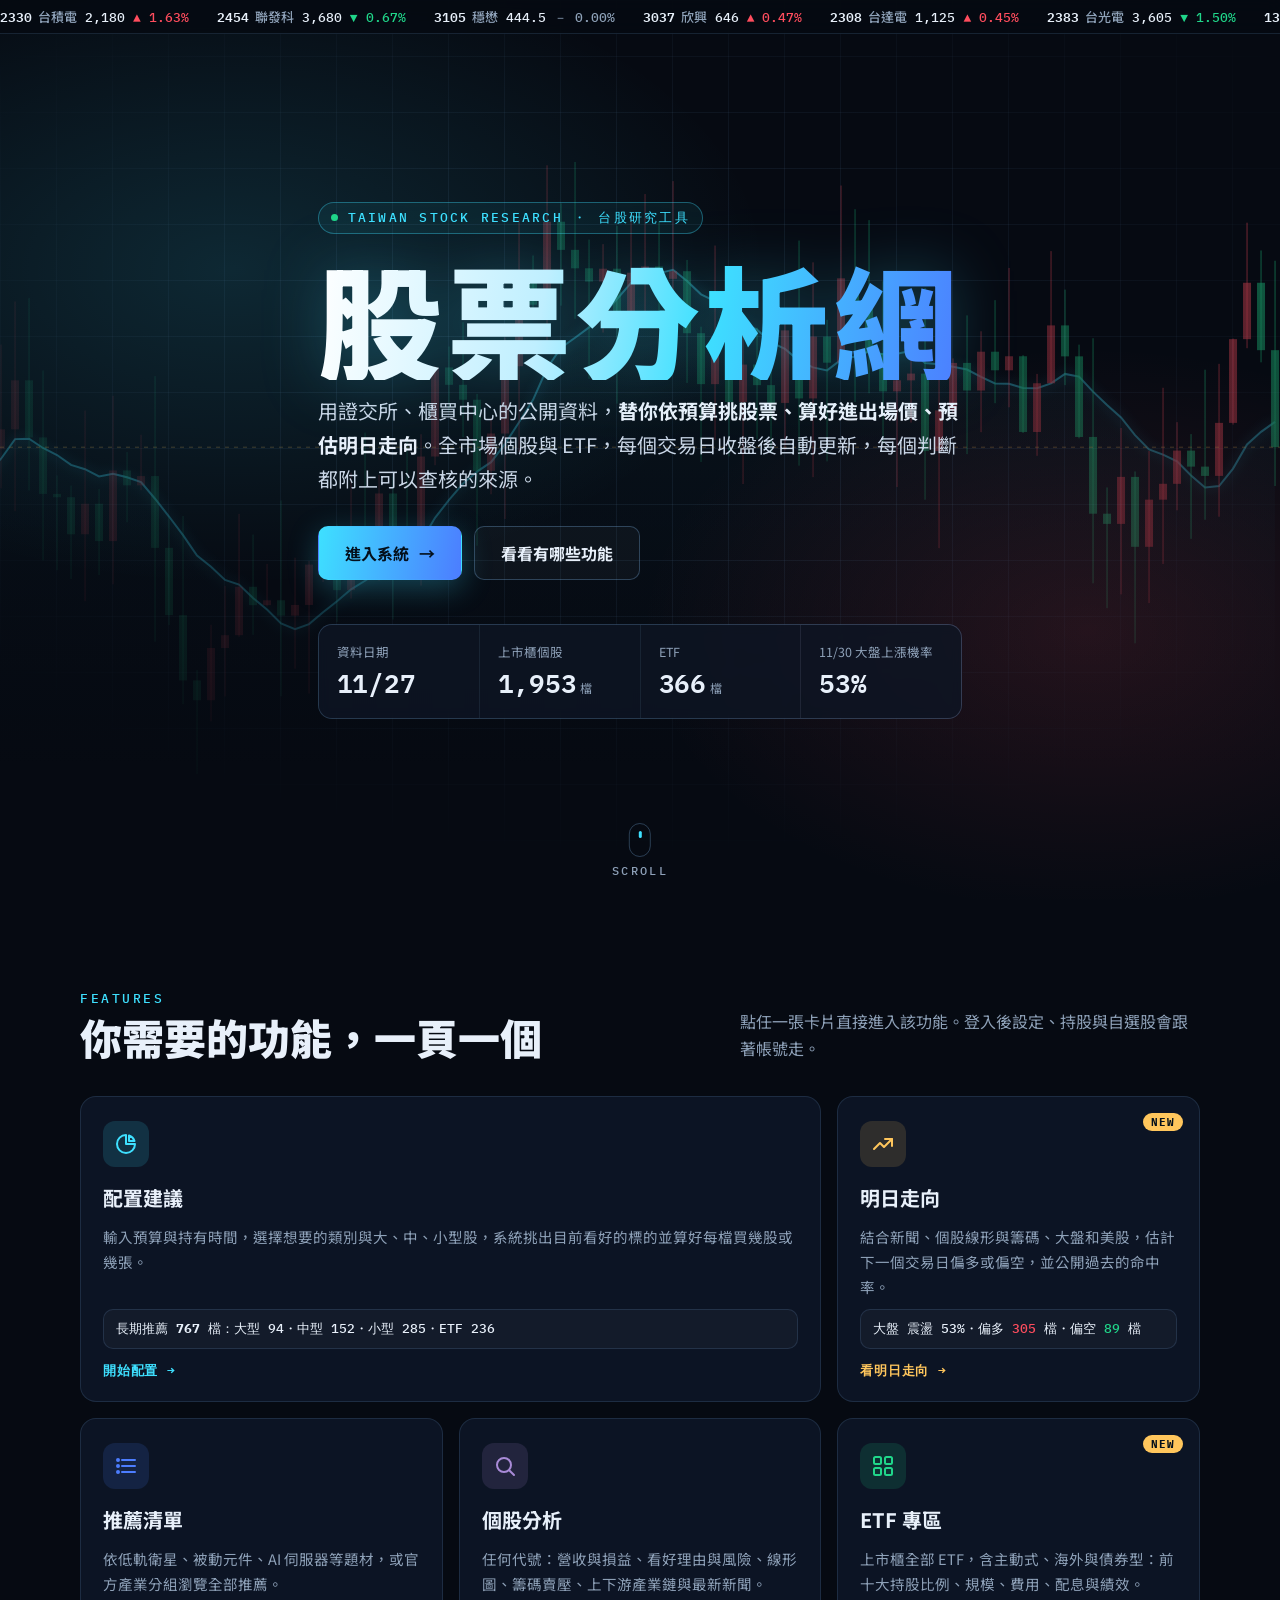
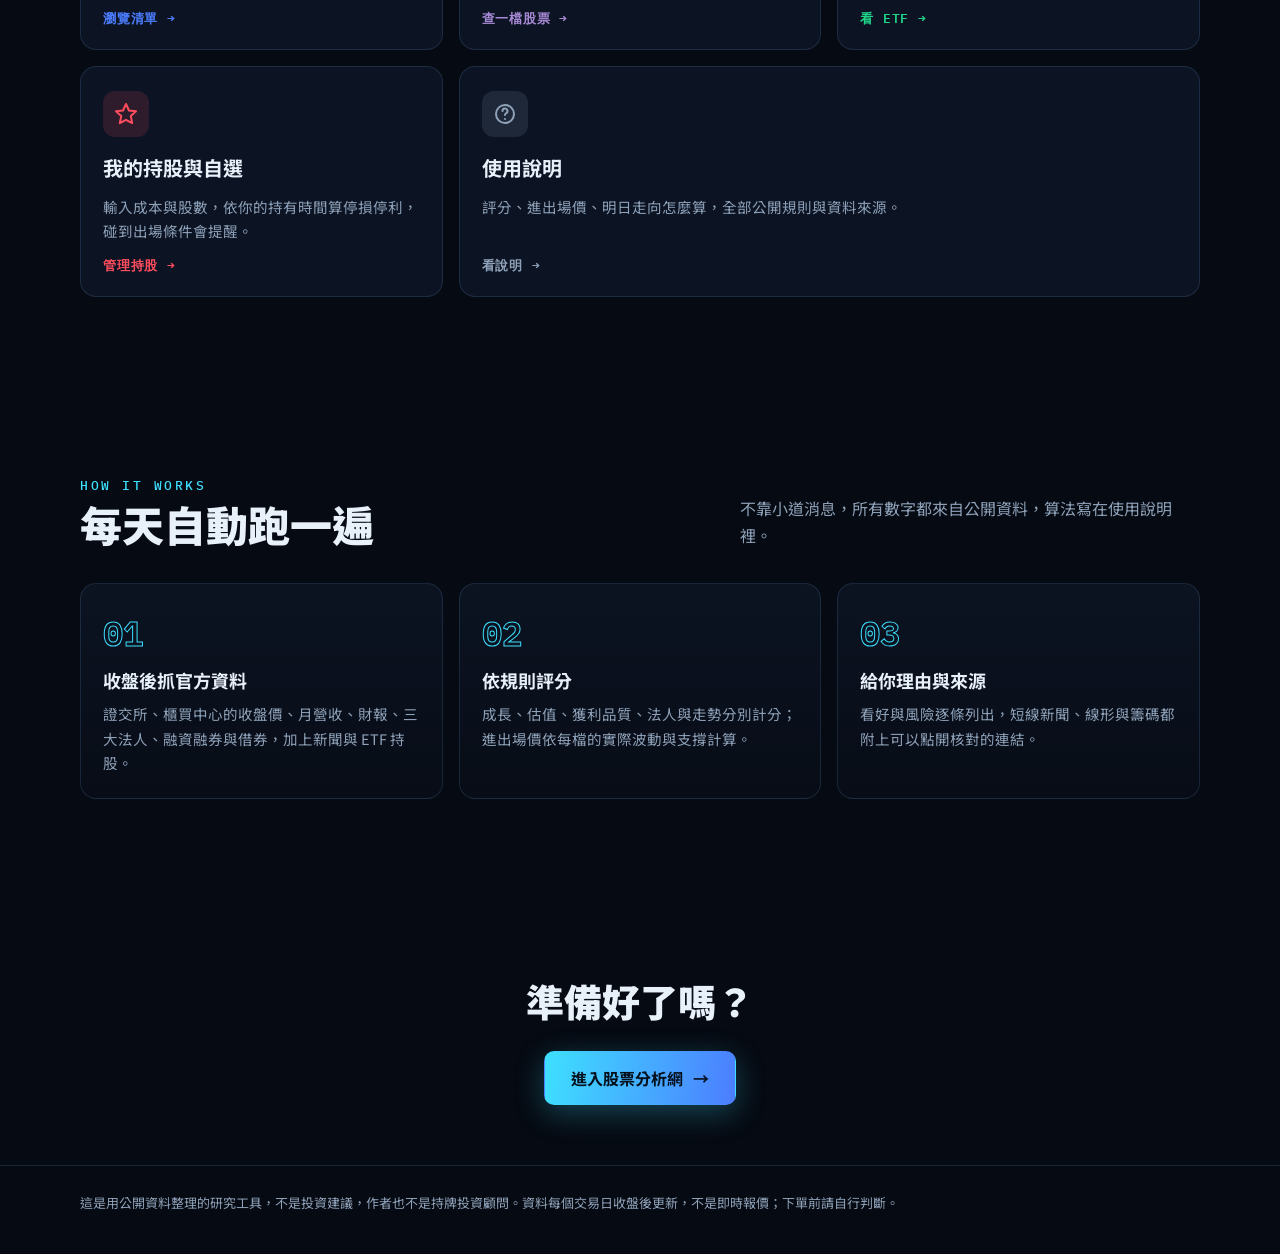
<file: site/index.html>
<!doctype html>
<html lang="zh-Hant-TW">
<head>
<meta charset="utf-8">
<meta name="viewport" content="width=device-width,initial-scale=1,viewport-fit=cover">
<title>股票分析網</title>
<meta name="description" content="用公開資料替你挑台股、算進出場價、看明日走向。全市場個股與 ETF，每個交易日自動更新。">
<meta name="theme-color" content="#060a12">
<link rel="preconnect" href="https://fonts.googleapis.com">
<link rel="stylesheet" href="https://fonts.googleapis.com/css2?family=Noto+Sans+TC:wght@400;500;700;900&family=IBM+Plex+Mono:wght@400;500;600&display=swap">
<script>
  // 舊網址（index.html#alloc 這種）直接轉到功能頁
  (function () { var h = location.hash.slice(1); if (["alloc","list","analyze","forecast","etf","mine","account","help"].indexOf(h) >= 0) location.replace("app.html#" + h); })();
</script>
<style>
:root{
  --bg:#060a12; --bg2:#0b1220; --panel:rgba(16,26,44,.72); --line:rgba(120,170,220,.16); --line2:rgba(120,170,220,.32);
  --ink:#e8f0fa; --muted:#8ea1b8; --cyan:#3ee0ff; --blue:#4c7dff; --up:#ff4d5e; --down:#20d68a; --gold:#ffc65c;
  --f-body:"Noto Sans TC",system-ui,sans-serif; --f-data:"IBM Plex Mono",ui-monospace,monospace;
  color-scheme:dark;
}
*{box-sizing:border-box}
html{scroll-behavior:smooth}
body{margin:0;background:var(--bg);color:var(--ink);font:400 16px/1.7 var(--f-body);-webkit-font-smoothing:antialiased;overflow-x:hidden}
a{color:inherit}
.wrap{max-width:1160px;margin:0 auto;padding:0 20px}

/* 跑馬燈 */
.tape{position:fixed;top:0;left:0;right:0;z-index:20;height:34px;overflow:hidden;background:rgba(6,10,18,.82);backdrop-filter:blur(8px);border-bottom:1px solid var(--line)}
.tape-in{display:flex;gap:28px;white-space:nowrap;height:34px;align-items:center;width:max-content;animation:tape 80s linear infinite;font:500 13px var(--f-data)}
.tape:hover .tape-in{animation-play-state:paused}
.tape b{color:var(--ink);font-weight:600;margin-right:6px}
.tape .n{color:var(--muted);margin-right:8px;font-family:var(--f-body)}
.tape .u{color:var(--up)} .tape .d{color:var(--down)} .tape .f{color:var(--muted)}
@keyframes tape{from{transform:translateX(0)}to{transform:translateX(-50%)}}

/* 首屏 */
.hero{position:relative;min-height:100vh;min-height:100svh;display:flex;align-items:center;padding:90px 0 70px;overflow:hidden;isolation:isolate}
#market{position:absolute;inset:0;width:100%;height:100%;z-index:-2}
.hero::before{content:"";position:absolute;inset:0;z-index:-1;background:
  radial-gradient(60% 50% at 18% 30%,rgba(62,224,255,.14),transparent 70%),
  radial-gradient(50% 45% at 85% 70%,rgba(255,77,94,.12),transparent 70%),
  linear-gradient(180deg,rgba(6,10,18,.2) 0%,rgba(6,10,18,.55) 60%,var(--bg) 100%)}
.grid-bg{position:absolute;inset:0;z-index:-1;background-image:linear-gradient(var(--line) 1px,transparent 1px),linear-gradient(90deg,var(--line) 1px,transparent 1px);background-size:56px 56px;mask-image:radial-gradient(80% 70% at 50% 40%,#000 30%,transparent 80%);opacity:.55}
.eyebrow{display:inline-flex;align-items:center;gap:10px;font:500 12.5px var(--f-data);letter-spacing:.18em;color:var(--cyan);text-transform:uppercase;padding:6px 12px;border:1px solid rgba(62,224,255,.35);border-radius:99px;background:rgba(62,224,255,.06)}
.eyebrow i{width:7px;height:7px;border-radius:50%;background:var(--down);box-shadow:0 0 0 0 rgba(32,214,138,.7);animation:pulse 2s infinite}
@keyframes pulse{70%{box-shadow:0 0 0 8px rgba(32,214,138,0)}100%{box-shadow:0 0 0 0 rgba(32,214,138,0)}}
h1.title{font-weight:900;font-size:clamp(52px,10vw,124px);line-height:1;letter-spacing:.04em;margin:22px 0 14px;
  background:linear-gradient(100deg,#fff 0%,#bfefff 35%,var(--cyan) 60%,var(--blue) 100%);-webkit-background-clip:text;background-clip:text;color:transparent;
  filter:drop-shadow(0 0 30px rgba(62,224,255,.25))}
.title .glow{display:inline-block}
.lead{font-size:clamp(16px,2.1vw,20px);color:#c9d6e6;max-width:640px;margin:0 0 30px}
.lead b{color:var(--ink)}
.cta{display:flex;flex-wrap:wrap;gap:12px;margin-bottom:44px}
.btn{display:inline-flex;align-items:center;gap:10px;font:700 16px var(--f-body);padding:14px 26px;border-radius:10px;text-decoration:none;border:1px solid transparent;transition:transform .2s,box-shadow .2s,background .2s}
.btn.primary{background:linear-gradient(100deg,var(--cyan),var(--blue));color:#04101c;box-shadow:0 8px 30px rgba(62,224,255,.28)}
.btn.primary:hover{transform:translateY(-2px);box-shadow:0 12px 40px rgba(62,224,255,.42)}
.btn.ghost{border-color:var(--line2);color:var(--ink);background:rgba(255,255,255,.03)}
.btn.ghost:hover{border-color:var(--cyan);background:rgba(62,224,255,.06)}
.stats{display:grid;grid-template-columns:repeat(4,minmax(0,1fr));gap:1px;background:var(--line);border:1px solid var(--line);border-radius:14px;overflow:hidden;max-width:820px;backdrop-filter:blur(6px)}
.stat{background:rgba(9,15,27,.78);padding:16px 18px}
.stat small{display:block;font-size:12.5px;color:var(--muted)}
.stat strong{font:600 26px var(--f-data);font-variant-numeric:tabular-nums;letter-spacing:-.01em}
.stat strong.up{color:var(--up)} .stat strong.down{color:var(--down)}
.stat em{font-style:normal;font-size:12px;color:var(--muted);margin-left:4px}
.scroll{position:absolute;left:50%;bottom:22px;transform:translateX(-50%);color:var(--muted);font:500 12px var(--f-data);letter-spacing:.2em;text-decoration:none;display:flex;flex-direction:column;align-items:center;gap:6px}
.scroll span{width:22px;height:34px;border:1.5px solid var(--line2);border-radius:12px;position:relative}
.scroll span::after{content:"";position:absolute;left:50%;top:7px;width:3px;height:7px;margin-left:-1.5px;border-radius:2px;background:var(--cyan);animation:wheel 1.6s infinite}
@keyframes wheel{0%{opacity:0;transform:translateY(-3px)}40%{opacity:1}100%{opacity:0;transform:translateY(10px)}}

/* 功能 */
section.block{padding:90px 0;position:relative}
.sec-h{display:flex;align-items:end;justify-content:space-between;gap:20px;flex-wrap:wrap;margin-bottom:34px}
.sec-h .k{font:500 12.5px var(--f-data);letter-spacing:.2em;color:var(--cyan)}
.sec-h h2{font-size:clamp(28px,4vw,42px);font-weight:900;margin:6px 0 0;line-height:1.2}
.sec-h p{color:var(--muted);max-width:460px;margin:0}
.features{display:grid;grid-template-columns:repeat(3,minmax(0,1fr));gap:16px}
.card{position:relative;display:flex;flex-direction:column;gap:10px;padding:24px 22px 20px;border-radius:16px;background:var(--panel);border:1px solid var(--line);text-decoration:none;overflow:hidden;transition:transform .25s,border-color .25s,box-shadow .25s}
.card::before{content:"";position:absolute;inset:-1px;border-radius:16px;padding:1px;background:linear-gradient(135deg,var(--c,var(--cyan)),transparent 45%);-webkit-mask:linear-gradient(#000 0 0) content-box,linear-gradient(#000 0 0);-webkit-mask-composite:xor;mask-composite:exclude;opacity:.0;transition:opacity .25s}
.card:hover{transform:translateY(-4px);border-color:transparent;box-shadow:0 20px 50px -20px var(--c,var(--cyan))}
.card:hover::before{opacity:1}
.card .ic{width:46px;height:46px;border-radius:12px;display:grid;place-items:center;background:color-mix(in srgb,var(--c,var(--cyan)) 14%,transparent);color:var(--c,var(--cyan))}
.card .ic svg{width:24px;height:24px}
.card h3{margin:4px 0 0;font-size:20px;font-weight:700}
.card p{margin:0;color:var(--muted);font-size:14.5px;flex:1}
.card .go{font:600 13px var(--f-data);color:var(--c,var(--cyan));letter-spacing:.06em}
.card .tagnew{position:absolute;top:16px;right:16px;font:700 11px var(--f-data);color:#04101c;background:var(--gold);padding:2px 8px;border-radius:99px;letter-spacing:.08em}
.card.wide{grid-column:span 2}
.card .mini{font:500 13px var(--f-data);color:var(--ink);background:rgba(255,255,255,.03);border:1px solid var(--line);border-radius:10px;padding:10px 12px}
.card .mini .u{color:var(--up)} .card .mini .d{color:var(--down)}

/* 流程 */
.steps{display:grid;grid-template-columns:repeat(3,minmax(0,1fr));gap:16px;counter-reset:s}
.step{padding:22px;border-radius:16px;border:1px solid var(--line);background:linear-gradient(180deg,rgba(16,26,44,.6),rgba(16,26,44,.2))}
.step::before{counter-increment:s;content:"0" counter(s);font:600 34px var(--f-data);color:transparent;-webkit-text-stroke:1px var(--cyan);display:block;margin-bottom:6px}
.step h3{margin:0 0 6px;font-size:18px}
.step p{margin:0;color:var(--muted);font-size:14.5px}
.final{text-align:center;padding:80px 0 60px}
.final h2{font-size:clamp(26px,4vw,38px);font-weight:900;margin:0 0 18px}
footer{border-top:1px solid var(--line);padding:26px 0 40px;color:var(--muted);font-size:13px}

/* 進場動畫 */
.reveal{opacity:0;transform:translateY(24px);transition:opacity .7s ease,transform .7s ease}
.reveal.in{opacity:1;transform:none}
.hero .reveal{transition-duration:.9s}
@media (prefers-reduced-motion:reduce){.tape-in{animation:none}.reveal{opacity:1;transform:none;transition:none}.eyebrow i,.scroll span::after{animation:none}}

@media (max-width:900px){.features{grid-template-columns:1fr 1fr}.card.wide{grid-column:span 2}.steps{grid-template-columns:1fr}.stats{grid-template-columns:1fr 1fr}}
@media (max-width:600px){.eyebrow .en{display:none}.wrap{padding:0 16px}.features{grid-template-columns:1fr}.card.wide{grid-column:auto}.hero{padding-top:80px}.btn{padding:13px 20px}.stat strong{font-size:22px}.scroll{display:none}}
</style>
</head>
<body>
<div class="tape" aria-label="最新收盤行情"><div class="tape-in" id="tape"><span class="f">載入最新收盤行情…</span></div></div>

<header class="hero">
  <canvas id="market" aria-hidden="true"></canvas>
  <div class="grid-bg" aria-hidden="true"></div>
  <div class="wrap">
    <span class="eyebrow reveal"><i></i><span class="en">TAIWAN STOCK RESEARCH ・ </span>台股研究工具</span>
    <h1 class="title reveal">股票分析網</h1>
    <p class="lead reveal">用證交所、櫃買中心的公開資料，<b>替你依預算挑股票、算好進出場價、預估明日走向</b>。全市場個股與 ETF，每個交易日收盤後自動更新，每個判斷都附上可以查核的來源。</p>
    <div class="cta reveal">
      <a class="btn primary" href="app.html#alloc">進入系統 <span aria-hidden="true">→</span></a>
      <a class="btn ghost" href="#features">看看有哪些功能</a>
    </div>
    <div class="stats reveal" id="stats">
      <div class="stat"><small>資料日期</small><strong id="stDate">—</strong></div>
      <div class="stat"><small>上市櫃個股</small><strong id="stStocks">—</strong><em>檔</em></div>
      <div class="stat"><small>ETF</small><strong id="stEtf">—</strong><em>檔</em></div>
      <div class="stat"><small id="stFcL">明日大盤上漲機率</small><strong id="stFc">—</strong></div>
    </div>
  </div>
  <a class="scroll" href="#features" aria-label="往下看功能"><span></span>SCROLL</a>
</header>

<main>
  <section class="block" id="features">
    <div class="wrap">
      <div class="sec-h reveal"><div><div class="k">FEATURES</div><h2>你需要的功能，一頁一個</h2></div><p>點任一張卡片直接進入該功能。登入後設定、持股與自選股會跟著帳號走。</p></div>
      <div class="features">
        <a class="card wide reveal" href="app.html#alloc" style="--c:var(--cyan)">
          <span class="ic"><svg viewBox="0 0 24 24" fill="none" stroke="currentColor" stroke-width="2" stroke-linecap="round" stroke-linejoin="round"><path d="M21 12A9 9 0 1 1 12 3v9z"/><path d="M15 3.5A9 9 0 0 1 20.5 9H15z"/></svg></span>
          <h3>配置建議</h3>
          <p>輸入預算與持有時間，選擇想要的類別與大、中、小型股，系統挑出目前看好的標的並算好每檔買幾股或幾張。</p>
          <span class="mini" id="recMini">載入中…</span>
          <span class="go">開始配置 →</span>
        </a>
        <a class="card reveal" href="app.html#forecast" style="--c:var(--gold)">
          <span class="tagnew">NEW</span>
          <span class="ic"><svg viewBox="0 0 24 24" fill="none" stroke="currentColor" stroke-width="2" stroke-linecap="round" stroke-linejoin="round"><path d="M3 17l6-6 4 4 8-8"/><path d="M14 7h7v7"/></svg></span>
          <h3>明日走向</h3>
          <p>結合新聞、個股線形與籌碼、大盤和美股，估計下一個交易日偏多或偏空，並公開過去的命中率。</p>
          <span class="mini" id="fcMini">載入中…</span>
          <span class="go">看明日走向 →</span>
        </a>
        <a class="card reveal" href="app.html#list" style="--c:var(--blue)">
          <span class="ic"><svg viewBox="0 0 24 24" fill="none" stroke="currentColor" stroke-width="2" stroke-linecap="round"><path d="M8 6h13M8 12h13M8 18h13"/><circle cx="4" cy="6" r="1"/><circle cx="4" cy="12" r="1"/><circle cx="4" cy="18" r="1"/></svg></span>
          <h3>推薦清單</h3>
          <p>依低軌衛星、被動元件、AI 伺服器等題材，或官方產業分組瀏覽全部推薦。</p>
          <span class="go">瀏覽清單 →</span>
        </a>
        <a class="card reveal" href="app.html#analyze" style="--c:#a88ad6">
          <span class="ic"><svg viewBox="0 0 24 24" fill="none" stroke="currentColor" stroke-width="2" stroke-linecap="round"><circle cx="11" cy="11" r="7"/><path d="M21 21l-4.3-4.3"/></svg></span>
          <h3>個股分析</h3>
          <p>任何代號：營收與損益、看好理由與風險、線形圖、籌碼賣壓、上下游產業鏈與最新新聞。</p>
          <span class="go">查一檔股票 →</span>
        </a>
        <a class="card reveal" href="app.html#etf" style="--c:var(--down)">
          <span class="tagnew">NEW</span>
          <span class="ic"><svg viewBox="0 0 24 24" fill="none" stroke="currentColor" stroke-width="2" stroke-linecap="round" stroke-linejoin="round"><rect x="3" y="3" width="7" height="7" rx="1.5"/><rect x="14" y="3" width="7" height="7" rx="1.5"/><rect x="3" y="14" width="7" height="7" rx="1.5"/><rect x="14" y="14" width="7" height="7" rx="1.5"/></svg></span>
          <h3>ETF 專區</h3>
          <p>上市櫃全部 ETF，含主動式、海外與債券型：前十大持股比例、規模、費用、配息與績效。</p>
          <span class="go">看 ETF →</span>
        </a>
        <a class="card reveal" href="app.html#mine" style="--c:var(--up)">
          <span class="ic"><svg viewBox="0 0 24 24" fill="none" stroke="currentColor" stroke-width="2" stroke-linecap="round" stroke-linejoin="round"><path d="M12 2l3 6.5 7 .8-5.2 4.8 1.4 7L12 17.8 5.8 21.1l1.4-7L2 9.3l7-.8z"/></svg></span>
          <h3>我的持股與自選</h3>
          <p>輸入成本與股數，依你的持有時間算停損停利，碰到出場條件會提醒。</p>
          <span class="go">管理持股 →</span>
        </a>
        <a class="card wide reveal" href="app.html#help" style="--c:var(--muted)">
          <span class="ic"><svg viewBox="0 0 24 24" fill="none" stroke="currentColor" stroke-width="2" stroke-linecap="round"><circle cx="12" cy="12" r="9"/><path d="M9.5 9a2.5 2.5 0 1 1 3.5 2.3c-.7.3-1 .9-1 1.7M12 17h.01"/></svg></span>
          <h3>使用說明</h3>
          <p>評分、進出場價、明日走向怎麼算，全部公開規則與資料來源。</p>
          <span class="go">看說明 →</span>
        </a>
      </div>
    </div>
  </section>

  <section class="block">
    <div class="wrap">
      <div class="sec-h reveal"><div><div class="k">HOW IT WORKS</div><h2>每天自動跑一遍</h2></div><p>不靠小道消息，所有數字都來自公開資料，算法寫在使用說明裡。</p></div>
      <div class="steps">
        <div class="step reveal"><h3>收盤後抓官方資料</h3><p>證交所、櫃買中心的收盤價、月營收、財報、三大法人、融資融券與借券，加上新聞與 ETF 持股。</p></div>
        <div class="step reveal"><h3>依規則評分</h3><p>成長、估值、獲利品質、法人與走勢分別計分；進出場價依每檔的實際波動與支撐計算。</p></div>
        <div class="step reveal"><h3>給你理由與來源</h3><p>看好與風險逐條列出，短線新聞、線形與籌碼都附上可以點開核對的連結。</p></div>
      </div>
    </div>
  </section>

  <section class="final">
    <div class="wrap reveal">
      <h2>準備好了嗎？</h2>
      <a class="btn primary" href="app.html#alloc">進入股票分析網 <span aria-hidden="true">→</span></a>
    </div>
  </section>
</main>
<footer><div class="wrap">這是用公開資料整理的研究工具，不是投資建議，作者也不是持牌投資顧問。資料每個交易日收盤後更新，不是即時報價；下單前請自行判斷。</div></footer>

<script src="config.js"></script>
<script>
(() => {
  "use strict";
  const CFG = window.APP_CONFIG || {};
  const reduce = matchMedia("(prefers-reduced-motion: reduce)").matches;

  /* ---------- 背景：K 線動畫 ---------- */
  const cv = document.getElementById("market"), ctx = cv.getContext("2d");
  let W = 0, H = 0, dpr = 1, candles = [], last = 100, off = 0;
  const CW = 14;
  function newCandle(prev) {
    const drift = (Math.random() - 0.47) * 2.4, o = prev, c = Math.max(20, o + drift);
    const h = Math.max(o, c) + Math.random() * 1.4, l = Math.min(o, c) - Math.random() * 1.4;
    return {o, c, h, l};
  }
  function resize() {
    dpr = Math.min(2, window.devicePixelRatio || 1);
    W = cv.clientWidth; H = cv.clientHeight;
    cv.width = W * dpr; cv.height = H * dpr; ctx.setTransform(dpr, 0, 0, dpr, 0, 0);
    const need = Math.ceil(W / CW) + 4;
    while (candles.length < need) { const k = newCandle(last); last = k.c; candles.push(k); }
  }
  function draw() {
    ctx.clearRect(0, 0, W, H);
    const vis = candles.slice(-Math.ceil(W / CW) - 2);
    let lo = Infinity, hi = -Infinity; vis.forEach(k => { lo = Math.min(lo, k.l); hi = Math.max(hi, k.h); });
    const top = H * 0.18, bot = H * 0.86, Y = v => bot - (v - lo) / ((hi - lo) || 1) * (bot - top);
    // 均線
    const pts = vis.map((k, i) => [W - (vis.length - 1 - i) * CW - off + CW / 2, k.c]);
    const ma = pts.map((p, i) => { const s = pts.slice(Math.max(0, i - 9), i + 1); return [p[0], s.reduce((a, x) => a + x[1], 0) / s.length]; });
    ctx.lineWidth = 2; ctx.strokeStyle = "rgba(62,224,255,.55)"; ctx.shadowColor = "rgba(62,224,255,.8)"; ctx.shadowBlur = 12;
    ctx.beginPath(); ma.forEach(([x, v], i) => i ? ctx.lineTo(x, Y(v)) : ctx.moveTo(x, Y(v))); ctx.stroke(); ctx.shadowBlur = 0;
    // 面積
    const g = ctx.createLinearGradient(0, top, 0, bot); g.addColorStop(0, "rgba(62,224,255,.10)"); g.addColorStop(1, "rgba(62,224,255,0)");
    ctx.fillStyle = g; ctx.beginPath(); ma.forEach(([x, v], i) => i ? ctx.lineTo(x, Y(v)) : ctx.moveTo(x, Y(v))); ctx.lineTo(ma[ma.length - 1][0], bot); ctx.lineTo(ma[0][0], bot); ctx.fill();
    // K 棒（台股：紅漲綠跌）
    vis.forEach((k, i) => {
      const x = W - (vis.length - 1 - i) * CW - off, up = k.c >= k.o, col = up ? "255,77,94" : "32,214,138";
      const a = 0.18 + 0.5 * (i / vis.length);
      ctx.strokeStyle = `rgba(${col},${a})`; ctx.fillStyle = `rgba(${col},${a * 0.9})`; ctx.lineWidth = 1;
      ctx.beginPath(); ctx.moveTo(x + CW / 2, Y(k.h)); ctx.lineTo(x + CW / 2, Y(k.l)); ctx.stroke();
      const y1 = Y(Math.max(k.o, k.c)), y2 = Y(Math.min(k.o, k.c));
      ctx.fillRect(x + 3, y1, CW - 6, Math.max(1.5, y2 - y1));
    });
    // 最新價標籤
    const lk = vis[vis.length - 1], ly = Y(lk.c);
    ctx.setLineDash([4, 5]); ctx.strokeStyle = "rgba(255,198,92,.45)"; ctx.beginPath(); ctx.moveTo(0, ly); ctx.lineTo(W, ly); ctx.stroke(); ctx.setLineDash([]);
  }
  let lastT = 0;
  function tick(t) {
    const dt = Math.min(50, t - lastT || 16); lastT = t;
    off += dt * 0.022;
    if (off >= CW) { off -= CW; const k = newCandle(last); last = k.c; candles.push(k); if (candles.length > 400) candles.splice(0, candles.length - 400); }
    else { const k = candles[candles.length - 1]; k.c = Math.max(20, k.c + (Math.random() - 0.5) * 0.25); k.h = Math.max(k.h, k.c); k.l = Math.min(k.l, k.c); last = k.c; }
    draw();
    if (!document.hidden) requestAnimationFrame(tick); else lastT = 0;
  }
  resize(); draw();
  window.addEventListener("resize", () => { resize(); draw(); });
  if (!reduce) { requestAnimationFrame(tick); document.addEventListener("visibilitychange", () => { if (!document.hidden) requestAnimationFrame(tick); }); }

  /* ---------- 進場動畫 ---------- */
  const io = "IntersectionObserver" in window ? new IntersectionObserver(es => es.forEach(e => { if (e.isIntersecting) { e.target.classList.add("in"); io.unobserve(e.target); } }), {threshold: .12}) : null;
  document.querySelectorAll(".reveal").forEach((el, i) => { if (el.closest(".hero")) el.style.transitionDelay = (i * 0.09) + "s"; io ? io.observe(el) : el.classList.add("in"); });

  /* ---------- 真實資料：跑馬燈與數字 ---------- */
  const fmt = n => (+n).toLocaleString("zh-TW", {maximumFractionDigits: 2});
  const esc = s => String(s ?? "").replace(/[&<>"']/g, c => ({"&": "&amp;", "<": "&lt;", ">": "&gt;", '"': "&quot;", "'": "&#39;"}[c]));
  async function get(name) {
    const urls = [...(CFG.DATA_URL ? [CFG.DATA_URL + name] : []), "data/" + name];
    for (const u of urls) { try { const r = await fetch(u, {cache: "no-cache"}); if (r.ok) return await r.json(); } catch (e) {} }
    return null;
  }
  function countUp(el, to, dec = 0) {
    if (reduce) { el.textContent = fmt(to.toFixed(dec)); return; }
    const t0 = performance.now(), d = 1200;
    const step = t => { const p = Math.min(1, (t - t0) / d), e = 1 - Math.pow(1 - p, 3); el.textContent = fmt((to * e).toFixed(dec)); if (p < 1) requestAnimationFrame(step); };
    requestAnimationFrame(step);
  }
  get("stocks.json").then(db => {
    if (!db) return;
    const F = db.fields, S = db.rows.map(r => Object.fromEntries(F.map((f, i) => [f, r[i]])));
    document.getElementById("stDate").textContent = db.date.slice(5).replace("-", "/");
    countUp(document.getElementById("stStocks"), S.filter(s => !s.et).length);
    countUp(document.getElementById("stEtf"), S.filter(s => s.et).length);
    const rec = S.filter(s => s.liq && s.sL >= 2), cnt = k => rec.filter(s => s.size === k).length;
    document.getElementById("recMini").innerHTML = `長期推薦 <b>${rec.length}</b> 檔：大型 ${cnt("L")}・中型 ${cnt("M")}・小型 ${cnt("S")}・ETF ${cnt("E")}`;
    const top = S.filter(s => s.vol).sort((a, b) => (b.vol * b.price) - (a.vol * a.price)).slice(0, 40);
    const item = s => { const prev = s.price - (s.chg || 0), p = prev ? (s.chg || 0) / prev * 100 : 0, c = p > 0 ? "u" : p < 0 ? "d" : "f";
      return `<span><b>${esc(s.code)}</b><span class="n">${esc(s.name)}</span>${fmt(s.price)} <span class="${c}">${p > 0 ? "▲" : p < 0 ? "▼" : "－"} ${Math.abs(p).toFixed(2)}%</span></span>`; };
    const html = top.map(item).join("");
    document.getElementById("tape").innerHTML = html + html;
  });
  get("forecast.json").then(fc => {
    const el = document.getElementById("stFc"), mini = document.getElementById("fcMini");
    if (!fc || !fc.market) { el.textContent = "—"; mini.textContent = "每天收盤後與開盤前更新"; return; }
    const p = fc.market.prob, cls = p >= 56 ? "up" : p <= 44 ? "down" : "";
    el.className = cls; countUp(el, p); setTimeout(() => { el.textContent = p + "%"; }, reduce ? 0 : 1250);
    const d = fc.target; document.getElementById("stFcL").textContent = `${+d.slice(5, 7)}/${+d.slice(8)} 大盤上漲機率`;
    const F = fc.fields, rows = Object.entries(fc.stocks || {}).map(([c, r]) => [c, r[0]]);
    const bull = rows.filter(x => x[1] >= 56).length, bear = rows.filter(x => x[1] <= 44).length;
    mini.innerHTML = `大盤 <span class="${p >= 56 ? "u" : p <= 44 ? "d" : ""}">${p >= 56 ? "偏多" : p <= 44 ? "偏空" : "震盪"} ${p}%</span>・偏多 <span class="u">${bull}</span> 檔・偏空 <span class="d">${bear}</span> 檔`;
  });
})();
</script>
</body>
</html>
</file>
